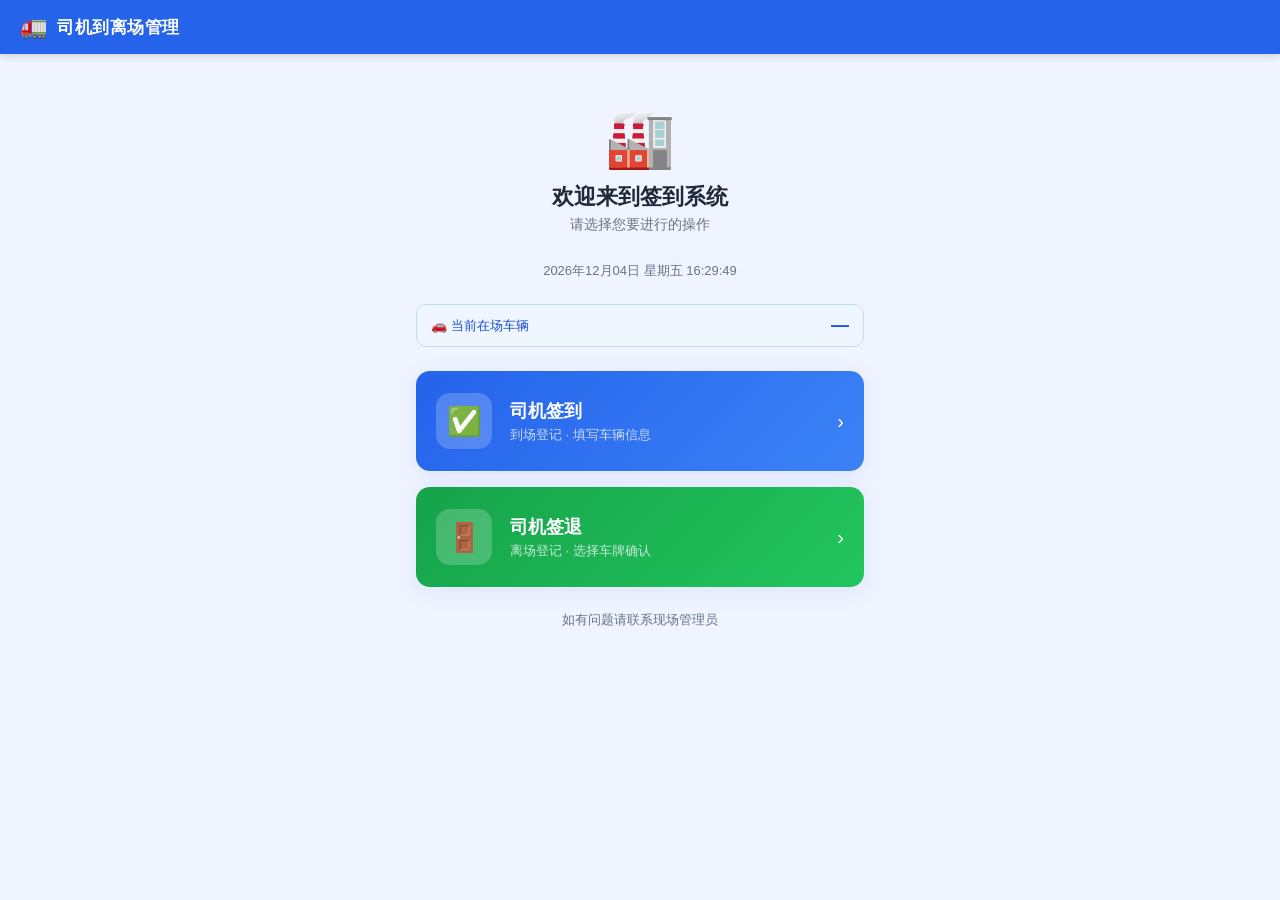
<file: index.html>
<!DOCTYPE html>
<html lang="zh-CN">
<head>
  <meta charset="UTF-8">
  <meta name="viewport" content="width=device-width,initial-scale=1.0,maximum-scale=1.0">
  <title>司机签到系统</title>
  <style>
*,*::before,*::after{box-sizing:border-box;margin:0;padding:0}
:root{
  --primary:#2563eb;--primary-d:#1d4ed8;
  --success:#16a34a;--success-d:#15803d;
  --danger:#dc2626;--warn:#d97706;
  --bg:#f0f4ff;--card:#fff;--text:#1e293b;
  --muted:#64748b;--border:#e2e8f0;
  --radius:14px;--shadow:0 4px 24px rgba(37,99,235,.10);
}
body{font-family:"PingFang SC","Microsoft YaHei",sans-serif;background:var(--bg);color:var(--text);min-height:100vh;display:flex;flex-direction:column;align-items:center}

/* topbar */
.topbar{width:100%;background:var(--primary);color:#fff;padding:14px 20px;display:flex;align-items:center;gap:10px;box-shadow:0 2px 8px rgba(0,0,0,.15)}
.topbar .logo{font-size:22px}
.topbar h1{font-size:17px;font-weight:700;letter-spacing:.5px}
.topbar .back-btn{margin-left:auto;background:rgba(255,255,255,.2);border:none;color:#fff;padding:6px 14px;border-radius:20px;cursor:pointer;font-size:13px}
.topbar .back-btn:hover{background:rgba(255,255,255,.35)}

/* container */
.container{width:100%;max-width:480px;padding:24px 16px 40px;display:flex;flex-direction:column;gap:16px}
.card{background:var(--card);border-radius:var(--radius);box-shadow:var(--shadow);padding:24px 20px}

/* form */
.form-group{display:flex;flex-direction:column;gap:6px;margin-bottom:16px}
.form-group:last-child{margin-bottom:0}
label{font-size:14px;font-weight:600}
label .req{color:var(--danger);margin-left:2px}
input,select{width:100%;padding:12px 14px;border:1.5px solid var(--border);border-radius:10px;font-size:15px;color:var(--text);background:#f8fafc;outline:none;-webkit-appearance:none;transition:border-color .2s,box-shadow .2s}
input:focus,select:focus{border-color:var(--primary);box-shadow:0 0 0 3px rgba(37,99,235,.12);background:#fff}
input.error,select.error{border-color:var(--danger)}
.err-msg{font-size:12px;color:var(--danger);display:none}
.err-msg.show{display:block}

/* buttons */
.btn{display:flex;align-items:center;justify-content:center;gap:8px;width:100%;padding:14px;border:none;border-radius:12px;font-size:16px;font-weight:700;cursor:pointer;transition:transform .1s,opacity .2s;letter-spacing:.5px}
.btn:active{transform:scale(.97)}
.btn-primary{background:var(--primary);color:#fff}
.btn-primary:hover{background:var(--primary-d)}
.btn-success{background:var(--success);color:#fff}
.btn-success:hover{background:var(--success-d)}
.btn-outline{background:transparent;border:2px solid var(--primary);color:var(--primary)}
.btn-outline:hover{background:#eff6ff}
.btn:disabled{opacity:.5;cursor:not-allowed}

/* home big buttons */
.home-btn-wrap{display:flex;flex-direction:column;gap:16px;margin-top:8px}
.home-big-btn{display:flex;align-items:center;gap:18px;padding:22px 20px;border-radius:var(--radius);cursor:pointer;border:none;width:100%;text-align:left;transition:transform .15s,box-shadow .15s;box-shadow:var(--shadow)}
.home-big-btn:active{transform:scale(.97)}
.home-big-btn .icon{width:56px;height:56px;border-radius:14px;display:flex;align-items:center;justify-content:center;font-size:28px;flex-shrink:0;background:rgba(255,255,255,.2)}
.home-big-btn .info h2{font-size:18px;font-weight:700}
.home-big-btn .info p{font-size:13px;margin-top:3px;opacity:.75}
.btn-checkin{background:linear-gradient(135deg,#2563eb,#3b82f6);color:#fff}
.btn-checkout{background:linear-gradient(135deg,#16a34a,#22c55e);color:#fff}
.btn-admin{background:linear-gradient(135deg,#7c3aed,#a78bfa);color:#fff}

/* banner */
.banner{border-radius:10px;padding:12px 16px;font-size:14px;display:flex;align-items:flex-start;gap:8px}
.banner-info{background:#eff6ff;color:#1d4ed8;border:1px solid #bfdbfe}
.banner-success{background:#f0fdf4;color:#15803d;border:1px solid #bbf7d0}
.banner-warn{background:#fffbeb;color:#92400e;border:1px solid #fde68a}

/* plate list */
.search-wrap{position:relative}
.search-wrap input{padding-left:40px}
.search-icon{position:absolute;left:12px;top:50%;transform:translateY(-50%);font-size:16px;color:var(--muted);pointer-events:none}
.plate-list{display:flex;flex-direction:column;gap:10px;margin-top:12px;max-height:340px;overflow-y:auto}
.plate-item{display:flex;align-items:center;justify-content:space-between;padding:14px 16px;border:1.5px solid var(--border);border-radius:12px;cursor:pointer;transition:border-color .2s,background .2s;background:#f8fafc}
.plate-item:hover{border-color:var(--success);background:#f0fdf4}
.plate-item.selected{border-color:var(--success);background:#f0fdf4;box-shadow:0 0 0 3px rgba(22,163,74,.12)}
.plate-item .plate-no{font-size:17px;font-weight:700;letter-spacing:1px}
.plate-item .plate-meta{font-size:12px;color:var(--muted);margin-top:2px}
.plate-item .check-icon{font-size:20px;color:var(--success);display:none}
.plate-item.selected .check-icon{display:block}

/* success */
.success-wrap{display:flex;flex-direction:column;align-items:center;gap:12px;padding:32px 0 16px;text-align:center}
.success-wrap .big-icon{font-size:64px}
.success-wrap h2{font-size:22px;font-weight:700}
.success-wrap p{font-size:14px;color:var(--muted)}
.info-table{width:100%;border-collapse:collapse;margin-top:8px}
.info-table td{padding:9px 12px;font-size:14px;border-bottom:1px solid var(--border)}
.info-table td:first-child{color:var(--muted);width:80px}
.info-table td:last-child{font-weight:600}

/* admin */
.stats-row{display:flex;gap:10px}
.stat-card{flex:1;background:var(--card);border-radius:12px;padding:14px 12px;box-shadow:var(--shadow);text-align:center}
.stat-card .num{font-size:28px;font-weight:800}
.stat-card .lbl{font-size:12px;color:var(--muted);margin-top:2px}
.stat-card.blue .num{color:var(--primary)}
.stat-card.green .num{color:var(--success)}
.stat-card.warn .num{color:var(--warn)}
.record-list{display:flex;flex-direction:column;gap:10px}
.record-card{background:var(--card);border-radius:12px;padding:14px 16px;box-shadow:0 2px 8px rgba(0,0,0,.06);border-left:4px solid var(--border)}
.record-card.in{border-left-color:var(--primary)}
.record-card.out{border-left-color:var(--success)}
.rc-head{display:flex;align-items:center;justify-content:space-between;margin-bottom:6px}
.rc-plate{font-size:16px;font-weight:700}
.rc-badge{font-size:11px;padding:2px 8px;border-radius:20px;font-weight:600}
.badge-in{background:#dbeafe;color:#1d4ed8}
.badge-out{background:#dcfce7;color:#15803d}
.rc-info{font-size:13px;color:var(--muted);display:flex;flex-wrap:wrap;gap:8px}
.rc-time{font-size:12px;color:var(--muted);margin-top:6px}
.tab-bar{display:flex;gap:8px;background:#e2e8f0;border-radius:10px;padding:4px}
.tab-btn{flex:1;padding:8px;border:none;border-radius:8px;font-size:14px;font-weight:600;cursor:pointer;background:transparent;color:var(--muted);transition:background .2s,color .2s}
.tab-btn.active{background:#fff;color:var(--primary);box-shadow:0 1px 4px rgba(0,0,0,.1)}
.filter-row{display:flex;gap:8px;flex-wrap:wrap}
.filter-row input,.filter-row select{flex:1;min-width:120px;font-size:13px;padding:9px 12px}
.action-btn{background:#f8fafc;border:1.5px solid var(--border);color:var(--text);border-radius:8px;padding:8px 14px;font-size:13px;font-weight:600;cursor:pointer;white-space:nowrap}
.action-btn:hover{background:#f1f5f9}
.empty-tip{text-align:center;padding:40px 0;color:var(--muted);font-size:14px}
.empty-icon{font-size:40px;margin-bottom:8px}

/* loading */
.loading-mask{position:fixed;inset:0;background:rgba(255,255,255,.8);display:flex;flex-direction:column;align-items:center;justify-content:center;gap:12px;z-index:999;font-size:15px;color:var(--muted)}
.spinner{width:36px;height:36px;border:3px solid var(--border);border-top-color:var(--primary);border-radius:50%;animation:spin .7s linear infinite}
@keyframes spin{to{transform:rotate(360deg)}}
.hidden{display:none!important}

/* utils */
.mt8{margin-top:8px}.mt16{margin-top:16px}
.text-center{text-align:center}.text-muted{color:var(--muted);font-size:13px}
.divider{height:1px;background:var(--border);margin:16px 0}
.section-title{font-size:14px;font-weight:700;color:var(--muted);margin-bottom:10px;display:flex;align-items:center;justify-content:space-between}

/* anim */
@keyframes fadeIn{from{opacity:0;transform:translateY(12px)}to{opacity:1;transform:translateY(0)}}
.fade-in{animation:fadeIn .3s ease}
@keyframes pop{0%{transform:scale(.5);opacity:0}70%{transform:scale(1.15)}100%{transform:scale(1);opacity:1}}
.pop{animation:pop .4s ease}

</style>
  <style>
    .welcome{text-align:center;padding:28px 0 8px}
    .welcome .main-icon{font-size:56px;display:block;margin-bottom:10px}
    .welcome h2{font-size:22px;font-weight:800}
    .welcome p{font-size:14px;color:var(--muted);margin-top:4px}
    .time-display{text-align:center;font-size:13px;color:var(--muted);padding:4px 0 8px}
    .onsite-tip{display:flex;align-items:center;justify-content:space-between;background:#eff6ff;border:1px solid #bfdbfe;border-radius:10px;padding:10px 14px;font-size:13px;color:#1d4ed8}
    .onsite-tip strong{font-size:18px}
  </style>
</head>
<body>
<div class="topbar">
  <span class="logo">🚛</span>
  <h1>司机到离场管理</h1>
</div>

<div class="container fade-in">
  <div class="welcome">
    <span class="main-icon">🏭</span>
    <h2>欢迎来到签到系统</h2>
    <p>请选择您要进行的操作</p>
  </div>

  <div class="time-display" id="timeDisplay"></div>

  <div class="onsite-tip">
    <span>🚗 当前在场车辆</span>
    <strong id="onsiteCount">—</strong>
  </div>

  <div class="home-btn-wrap">
    <button class="home-big-btn btn-checkin" onclick="location.href='checkin.html'">
      <div class="icon">✅</div>
      <div class="info"><h2>司机签到</h2><p>到场登记 · 填写车辆信息</p></div>
      <span style="font-size:20px;margin-left:auto">›</span>
    </button>
    <button class="home-big-btn btn-checkout" onclick="location.href='checkout.html'">
      <div class="icon">🚪</div>
      <div class="info"><h2>司机签退</h2><p>离场登记 · 选择车牌确认</p></div>
      <span style="font-size:20px;margin-left:auto">›</span>
    </button>
  </div>

  <p class="text-center text-muted mt8">如有问题请联系现场管理员</p>
</div>

<script>
/**
 * api.js — Supabase 数据层
 * 部署前请将 SUPABASE_URL 和 SUPABASE_ANON_KEY 替换为你的实际值
 * 获取方式：Supabase 控制台 → Project Settings → API
 */

// ── 配置区（部署前必填）────────────────────────────────────
const SUPABASE_URL      = 'https://ytizvfczjcjgqavxuoku.supabase.co';
const SUPABASE_ANON_KEY = 'eyJhbGciOiJIUzI1NiIsInR5cCI6IkpXVCJ9.eyJpc3MiOiJzdXBhYmFzZSIsInJlZiI6Inl0aXp2ZmN6amNqZ3Fhdnh1b2t1Iiwicm9sZSI6ImFub24iLCJpYXQiOjE3NzYxMDkwMDksImV4cCI6MjA5MTY4NTAwOX0.4vGHG67fvWYptrE0Xy_HQwHpJLNTbttgi4KRAAcMfPs';
const TABLE             = 'driver_records';
const ADMIN_PASSWORD    = '1234';                    // 管理员密码，可自行修改
// ──────────────────────────────────────────────────────────

/** 通用请求封装 */
async function sbFetch(path, options = {}) {
  const url = `${SUPABASE_URL}/rest/v1/${path}`;
  const res = await fetch(url, {
    ...options,
    headers: {
      'apikey':        SUPABASE_ANON_KEY,
      'Authorization': `Bearer ${SUPABASE_ANON_KEY}`,
      'Content-Type':  'application/json',
      'Prefer':        options.prefer || '',
      ...options.headers,
    },
  });
  if (!res.ok) {
    const err = await res.json().catch(() => ({}));
    throw new Error(err.message || `HTTP ${res.status}`);
  }
  const text = await res.text();
  return text ? JSON.parse(text) : null;
}

/** 格式化时间 */
function fmtTime(iso) {
  if (!iso) return '—';
  const d = new Date(iso);
  const p = n => String(n).padStart(2, '0');
  return `${d.getFullYear()}-${p(d.getMonth()+1)}-${p(d.getDate())} `
       + `${p(d.getHours())}:${p(d.getMinutes())}:${p(d.getSeconds())}`;
}

/** 计算在场时长 */
function duration(inIso, outIso) {
  const end  = outIso ? new Date(outIso) : new Date();
  const mins = Math.floor((end - new Date(inIso)) / 60000);
  if (mins < 60) return `${mins} 分钟`;
  const h = Math.floor(mins / 60), m = mins % 60;
  return m ? `${h} 小时 ${m} 分钟` : `${h} 小时`;
}

/** 公司徽标 */
const COMPANY_COLOR = { '中通':'#f97316','月祥':'#8b5cf6','自有':'#0ea5e9','货拉拉':'#ec4899' };
function companyBadge(company) {
  const c = COMPANY_COLOR[company] || '#64748b';
  return `<span class="rc-badge" style="background:${c}22;color:${c}">${company}</span>`;
}

/** ── API 方法 ─────────────────────────────────────────── */
const API = {

  /** 签到：新增记录 */
  async checkIn({ name, plate, phone, company }) {
    return sbFetch(`${TABLE}?select=*`, {
      method: 'POST',
      prefer: 'return=representation',
      body: JSON.stringify({
        name: name.trim(),
        plate: plate.trim().toUpperCase(),
        phone: phone.trim(),
        company,
      }),
    }).then(rows => rows[0]);
  },

  /** 查询当前在场（未签退）车辆 */
  async onSite() {
    return sbFetch(`${TABLE}?select=*&out_time=is.null&order=in_time.desc`);
  },

  /** 按车牌/姓名模糊搜索在场车辆 */
  async searchOnSite(keyword) {
    const kw = keyword.trim().toUpperCase();
    if (!kw) return this.onSite();
    return sbFetch(
      `${TABLE}?select=*&out_time=is.null&or=(plate.ilike.*${kw}*,name.ilike.*${kw}*)&order=in_time.desc`
    );
  },

  /** 签退：更新 out_time */
  async checkOut(id) {
    return sbFetch(`${TABLE}?id=eq.${id}&select=*`, {
      method: 'PATCH',
      prefer: 'return=representation',
      body: JSON.stringify({ out_time: new Date().toISOString() }),
    }).then(rows => rows[0]);
  },

  /** 管理后台：查询全部记录（支持筛选） */
  async all({ company = '', date = '', tab = 'all' } = {}) {
    let q = `${TABLE}?select=*&order=in_time.desc`;
    if (tab === 'onsite') q += '&out_time=is.null';
    if (tab === 'done')   q += '&out_time=not.is.null';
    if (company) q += `&company=eq.${encodeURIComponent(company)}`;
    if (date)    q += `&in_time=gte.${date}T00:00:00&in_time=lte.${date}T23:59:59`;
    return sbFetch(q);
  },

  /** 统计数据 */
  async stats() {
    const today = new Date().toISOString().slice(0, 10);
    const [all, onsite, todayList] = await Promise.all([
      sbFetch(`${TABLE}?select=id`),
      sbFetch(`${TABLE}?select=id&out_time=is.null`),
      sbFetch(`${TABLE}?select=id&in_time=gte.${today}T00:00:00`),
    ]);
    return {
      total:  all.length,
      onsite: onsite.length,
      today:  todayList.length,
    };
  },
};

</script>
<script>
  // 实时时钟
  function tick() {
    const d = new Date(), p = n => String(n).padStart(2,'0');
    const days = ['日','一','二','三','四','五','六'];
    document.getElementById('timeDisplay').textContent =
      `${d.getFullYear()}年${p(d.getMonth()+1)}月${p(d.getDate())}日 星期${days[d.getDay()]}  ${p(d.getHours())}:${p(d.getMinutes())}:${p(d.getSeconds())}`;
  }
  tick(); setInterval(tick, 1000);

  // 在场数量
  API.onSite().then(list => {
    document.getElementById('onsiteCount').textContent = list.length;
  }).catch(() => {
    document.getElementById('onsiteCount').textContent = '—';
  });

</script>
</body>
</html>
</file>
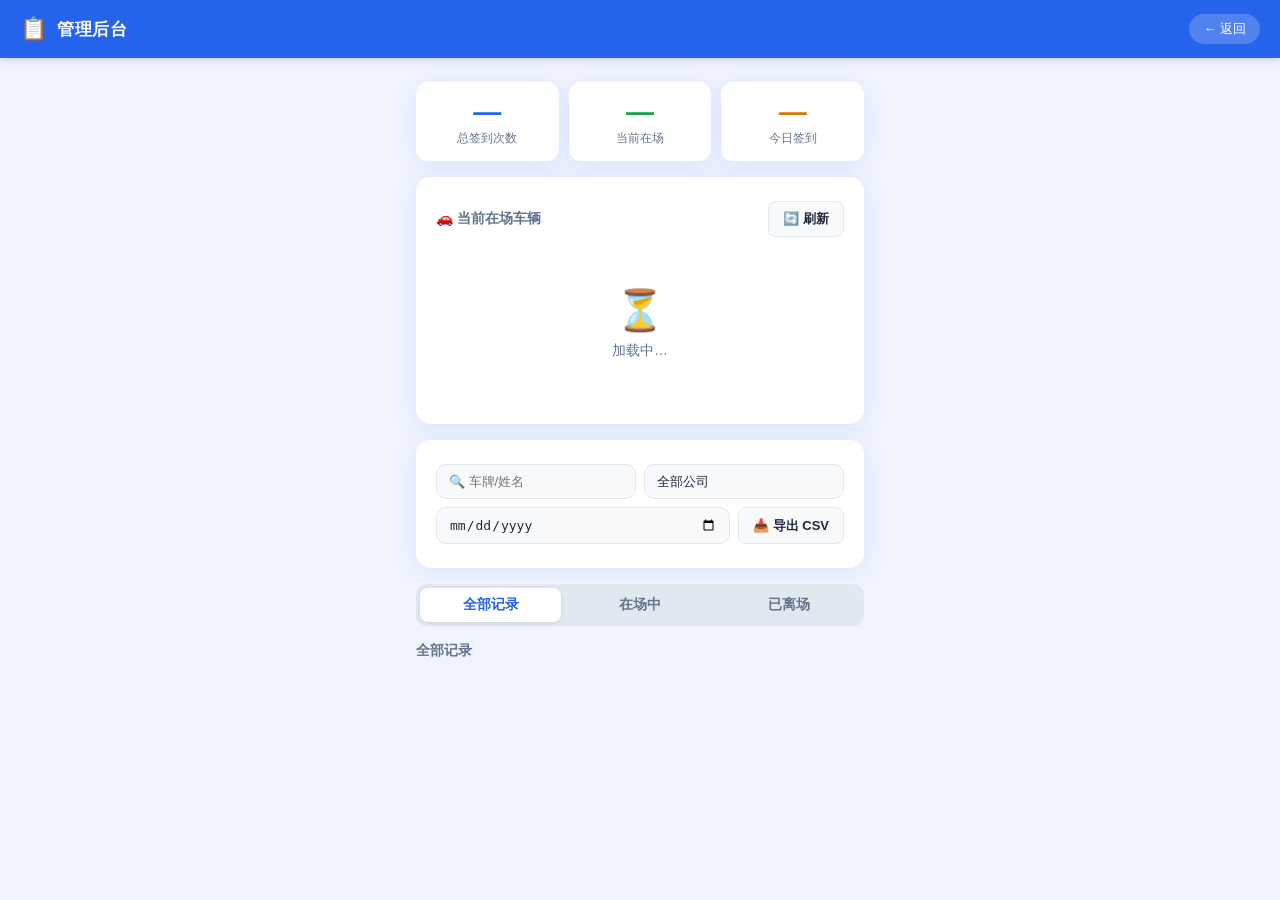
<file: admin.html>
<!DOCTYPE html>
<html lang="zh-CN">
<head>
  <meta charset="UTF-8">
  <meta name="viewport" content="width=device-width,initial-scale=1.0,maximum-scale=1.0">
  <title>管理后台</title>
  <style>
*,*::before,*::after{box-sizing:border-box;margin:0;padding:0}
:root{
  --primary:#2563eb;--primary-d:#1d4ed8;
  --success:#16a34a;--success-d:#15803d;
  --danger:#dc2626;--warn:#d97706;
  --bg:#f0f4ff;--card:#fff;--text:#1e293b;
  --muted:#64748b;--border:#e2e8f0;
  --radius:14px;--shadow:0 4px 24px rgba(37,99,235,.10);
}
body{font-family:"PingFang SC","Microsoft YaHei",sans-serif;background:var(--bg);color:var(--text);min-height:100vh;display:flex;flex-direction:column;align-items:center}

/* topbar */
.topbar{width:100%;background:var(--primary);color:#fff;padding:14px 20px;display:flex;align-items:center;gap:10px;box-shadow:0 2px 8px rgba(0,0,0,.15)}
.topbar .logo{font-size:22px}
.topbar h1{font-size:17px;font-weight:700;letter-spacing:.5px}
.topbar .back-btn{margin-left:auto;background:rgba(255,255,255,.2);border:none;color:#fff;padding:6px 14px;border-radius:20px;cursor:pointer;font-size:13px}
.topbar .back-btn:hover{background:rgba(255,255,255,.35)}

/* container */
.container{width:100%;max-width:480px;padding:24px 16px 40px;display:flex;flex-direction:column;gap:16px}
.card{background:var(--card);border-radius:var(--radius);box-shadow:var(--shadow);padding:24px 20px}

/* form */
.form-group{display:flex;flex-direction:column;gap:6px;margin-bottom:16px}
.form-group:last-child{margin-bottom:0}
label{font-size:14px;font-weight:600}
label .req{color:var(--danger);margin-left:2px}
input,select{width:100%;padding:12px 14px;border:1.5px solid var(--border);border-radius:10px;font-size:15px;color:var(--text);background:#f8fafc;outline:none;-webkit-appearance:none;transition:border-color .2s,box-shadow .2s}
input:focus,select:focus{border-color:var(--primary);box-shadow:0 0 0 3px rgba(37,99,235,.12);background:#fff}
input.error,select.error{border-color:var(--danger)}
.err-msg{font-size:12px;color:var(--danger);display:none}
.err-msg.show{display:block}

/* buttons */
.btn{display:flex;align-items:center;justify-content:center;gap:8px;width:100%;padding:14px;border:none;border-radius:12px;font-size:16px;font-weight:700;cursor:pointer;transition:transform .1s,opacity .2s;letter-spacing:.5px}
.btn:active{transform:scale(.97)}
.btn-primary{background:var(--primary);color:#fff}
.btn-primary:hover{background:var(--primary-d)}
.btn-success{background:var(--success);color:#fff}
.btn-success:hover{background:var(--success-d)}
.btn-outline{background:transparent;border:2px solid var(--primary);color:var(--primary)}
.btn-outline:hover{background:#eff6ff}
.btn:disabled{opacity:.5;cursor:not-allowed}

/* home big buttons */
.home-btn-wrap{display:flex;flex-direction:column;gap:16px;margin-top:8px}
.home-big-btn{display:flex;align-items:center;gap:18px;padding:22px 20px;border-radius:var(--radius);cursor:pointer;border:none;width:100%;text-align:left;transition:transform .15s,box-shadow .15s;box-shadow:var(--shadow)}
.home-big-btn:active{transform:scale(.97)}
.home-big-btn .icon{width:56px;height:56px;border-radius:14px;display:flex;align-items:center;justify-content:center;font-size:28px;flex-shrink:0;background:rgba(255,255,255,.2)}
.home-big-btn .info h2{font-size:18px;font-weight:700}
.home-big-btn .info p{font-size:13px;margin-top:3px;opacity:.75}
.btn-checkin{background:linear-gradient(135deg,#2563eb,#3b82f6);color:#fff}
.btn-checkout{background:linear-gradient(135deg,#16a34a,#22c55e);color:#fff}
.btn-admin{background:linear-gradient(135deg,#7c3aed,#a78bfa);color:#fff}

/* banner */
.banner{border-radius:10px;padding:12px 16px;font-size:14px;display:flex;align-items:flex-start;gap:8px}
.banner-info{background:#eff6ff;color:#1d4ed8;border:1px solid #bfdbfe}
.banner-success{background:#f0fdf4;color:#15803d;border:1px solid #bbf7d0}
.banner-warn{background:#fffbeb;color:#92400e;border:1px solid #fde68a}

/* plate list */
.search-wrap{position:relative}
.search-wrap input{padding-left:40px}
.search-icon{position:absolute;left:12px;top:50%;transform:translateY(-50%);font-size:16px;color:var(--muted);pointer-events:none}
.plate-list{display:flex;flex-direction:column;gap:10px;margin-top:12px;max-height:340px;overflow-y:auto}
.plate-item{display:flex;align-items:center;justify-content:space-between;padding:14px 16px;border:1.5px solid var(--border);border-radius:12px;cursor:pointer;transition:border-color .2s,background .2s;background:#f8fafc}
.plate-item:hover{border-color:var(--success);background:#f0fdf4}
.plate-item.selected{border-color:var(--success);background:#f0fdf4;box-shadow:0 0 0 3px rgba(22,163,74,.12)}
.plate-item .plate-no{font-size:17px;font-weight:700;letter-spacing:1px}
.plate-item .plate-meta{font-size:12px;color:var(--muted);margin-top:2px}
.plate-item .check-icon{font-size:20px;color:var(--success);display:none}
.plate-item.selected .check-icon{display:block}

/* success */
.success-wrap{display:flex;flex-direction:column;align-items:center;gap:12px;padding:32px 0 16px;text-align:center}
.success-wrap .big-icon{font-size:64px}
.success-wrap h2{font-size:22px;font-weight:700}
.success-wrap p{font-size:14px;color:var(--muted)}
.info-table{width:100%;border-collapse:collapse;margin-top:8px}
.info-table td{padding:9px 12px;font-size:14px;border-bottom:1px solid var(--border)}
.info-table td:first-child{color:var(--muted);width:80px}
.info-table td:last-child{font-weight:600}

/* admin */
.stats-row{display:flex;gap:10px}
.stat-card{flex:1;background:var(--card);border-radius:12px;padding:14px 12px;box-shadow:var(--shadow);text-align:center}
.stat-card .num{font-size:28px;font-weight:800}
.stat-card .lbl{font-size:12px;color:var(--muted);margin-top:2px}
.stat-card.blue .num{color:var(--primary)}
.stat-card.green .num{color:var(--success)}
.stat-card.warn .num{color:var(--warn)}
.record-list{display:flex;flex-direction:column;gap:10px}
.record-card{background:var(--card);border-radius:12px;padding:14px 16px;box-shadow:0 2px 8px rgba(0,0,0,.06);border-left:4px solid var(--border)}
.record-card.in{border-left-color:var(--primary)}
.record-card.out{border-left-color:var(--success)}
.rc-head{display:flex;align-items:center;justify-content:space-between;margin-bottom:6px}
.rc-plate{font-size:16px;font-weight:700}
.rc-badge{font-size:11px;padding:2px 8px;border-radius:20px;font-weight:600}
.badge-in{background:#dbeafe;color:#1d4ed8}
.badge-out{background:#dcfce7;color:#15803d}
.rc-info{font-size:13px;color:var(--muted);display:flex;flex-wrap:wrap;gap:8px}
.rc-time{font-size:12px;color:var(--muted);margin-top:6px}
.tab-bar{display:flex;gap:8px;background:#e2e8f0;border-radius:10px;padding:4px}
.tab-btn{flex:1;padding:8px;border:none;border-radius:8px;font-size:14px;font-weight:600;cursor:pointer;background:transparent;color:var(--muted);transition:background .2s,color .2s}
.tab-btn.active{background:#fff;color:var(--primary);box-shadow:0 1px 4px rgba(0,0,0,.1)}
.filter-row{display:flex;gap:8px;flex-wrap:wrap}
.filter-row input,.filter-row select{flex:1;min-width:120px;font-size:13px;padding:9px 12px}
.action-btn{background:#f8fafc;border:1.5px solid var(--border);color:var(--text);border-radius:8px;padding:8px 14px;font-size:13px;font-weight:600;cursor:pointer;white-space:nowrap}
.action-btn:hover{background:#f1f5f9}
.empty-tip{text-align:center;padding:40px 0;color:var(--muted);font-size:14px}
.empty-icon{font-size:40px;margin-bottom:8px}

/* loading */
.loading-mask{position:fixed;inset:0;background:rgba(255,255,255,.8);display:flex;flex-direction:column;align-items:center;justify-content:center;gap:12px;z-index:999;font-size:15px;color:var(--muted)}
.spinner{width:36px;height:36px;border:3px solid var(--border);border-top-color:var(--primary);border-radius:50%;animation:spin .7s linear infinite}
@keyframes spin{to{transform:rotate(360deg)}}
.hidden{display:none!important}

/* utils */
.mt8{margin-top:8px}.mt16{margin-top:16px}
.text-center{text-align:center}.text-muted{color:var(--muted);font-size:13px}
.divider{height:1px;background:var(--border);margin:16px 0}
.section-title{font-size:14px;font-weight:700;color:var(--muted);margin-bottom:10px;display:flex;align-items:center;justify-content:space-between}

/* anim */
@keyframes fadeIn{from{opacity:0;transform:translateY(12px)}to{opacity:1;transform:translateY(0)}}
.fade-in{animation:fadeIn .3s ease}
@keyframes pop{0%{transform:scale(.5);opacity:0}70%{transform:scale(1.15)}100%{transform:scale(1);opacity:1}}
.pop{animation:pop .4s ease}

</style>
  <style>
    .onsite-grid{display:grid;grid-template-columns:1fr 1fr;gap:10px}
    .onsite-card{background:var(--card);border-radius:12px;padding:14px;box-shadow:var(--shadow);border-top:3px solid var(--primary)}
    .onsite-card .oc-plate{font-size:18px;font-weight:800;letter-spacing:1px}
    .onsite-card .oc-name{font-size:13px;color:var(--muted);margin-top:2px}
    .onsite-card .oc-time{font-size:11px;color:var(--muted);margin-top:6px}
    .onsite-card .oc-dur{font-size:12px;font-weight:600;color:var(--primary);margin-top:4px}
  </style>
</head>
<body>
<div class="topbar">
  <span class="logo">📋</span>
  <h1>管理后台</h1>
  <button class="back-btn" onclick="location.href='index.html'">← 返回</button>
</div>

<div class="loading-mask hidden" id="loadingMask">
  <div class="spinner"></div><span>加载中…</span>
</div>

<div class="container fade-in">

  <!-- 统计 -->
  <div class="stats-row" id="statsRow">
    <div class="stat-card blue"><div class="num" id="statTotal">—</div><div class="lbl">总签到次数</div></div>
    <div class="stat-card green"><div class="num" id="statOnsite">—</div><div class="lbl">当前在场</div></div>
    <div class="stat-card warn"><div class="num" id="statToday">—</div><div class="lbl">今日签到</div></div>
  </div>

  <!-- 当前在场车辆 -->
  <div class="card">
    <div class="section-title">
      <span>🚗 当前在场车辆</span>
      <button class="action-btn" onclick="loadAll()">🔄 刷新</button>
    </div>
    <div class="onsite-grid" id="onsiteGrid">
      <div class="empty-tip" style="grid-column:1/-1"><div class="empty-icon">⏳</div><div>加载中…</div></div>
    </div>
  </div>

  <!-- 筛选 -->
  <div class="card">
    <div class="filter-row">
      <input type="text" id="filterKeyword" placeholder="🔍 车牌/姓名"
             oninput="this.value=this.value.toUpperCase();renderRecords()">
      <select id="filterCompany" onchange="renderRecords()">
        <option value="">全部公司</option>
        <option value="中通">中通</option>
        <option value="月祥">月祥</option>
        <option value="自有">自有</option>
        <option value="货拉拉">货拉拉</option>
      </select>
    </div>
    <div class="filter-row mt8">
      <input type="date" id="filterDate" onchange="renderRecords()">
      <button class="action-btn" onclick="exportCSV()">📥 导出 CSV</button>
    </div>
  </div>

  <!-- Tab -->
  <div class="tab-bar">
    <button class="tab-btn active" id="tabAll"    onclick="switchTab('all')">全部记录</button>
    <button class="tab-btn"        id="tabOnsite" onclick="switchTab('onsite')">在场中</button>
    <button class="tab-btn"        id="tabDone"   onclick="switchTab('done')">已离场</button>
  </div>

  <div class="section-title">
    <span id="listTitle">全部记录</span>
    <span id="listCount" style="font-size:13px;font-weight:400"></span>
  </div>
  <div class="record-list" id="recordList"></div>
</div>

<script>
/**
 * api.js — Supabase 数据层
 * 部署前请将 SUPABASE_URL 和 SUPABASE_ANON_KEY 替换为你的实际值
 * 获取方式：Supabase 控制台 → Project Settings → API
 */

// ── 配置区（部署前必填）────────────────────────────────────
const SUPABASE_URL      = 'https://ytizvfczjcjgqavxuoku.supabase.co';
const SUPABASE_ANON_KEY = 'eyJhbGciOiJIUzI1NiIsInR5cCI6IkpXVCJ9.eyJpc3MiOiJzdXBhYmFzZSIsInJlZiI6Inl0aXp2ZmN6amNqZ3Fhdnh1b2t1Iiwicm9sZSI6ImFub24iLCJpYXQiOjE3NzYxMDkwMDksImV4cCI6MjA5MTY4NTAwOX0.4vGHG67fvWYptrE0Xy_HQwHpJLNTbttgi4KRAAcMfPs';
const TABLE             = 'driver_records';
const ADMIN_PASSWORD    = '1234';                    // 管理员密码，可自行修改
// ──────────────────────────────────────────────────────────

/** 通用请求封装 */
async function sbFetch(path, options = {}) {
  const url = `${SUPABASE_URL}/rest/v1/${path}`;
  const res = await fetch(url, {
    ...options,
    headers: {
      'apikey':        SUPABASE_ANON_KEY,
      'Authorization': `Bearer ${SUPABASE_ANON_KEY}`,
      'Content-Type':  'application/json',
      'Prefer':        options.prefer || '',
      ...options.headers,
    },
  });
  if (!res.ok) {
    const err = await res.json().catch(() => ({}));
    throw new Error(err.message || `HTTP ${res.status}`);
  }
  const text = await res.text();
  return text ? JSON.parse(text) : null;
}

/** 格式化时间 */
function fmtTime(iso) {
  if (!iso) return '—';
  const d = new Date(iso);
  const p = n => String(n).padStart(2, '0');
  return `${d.getFullYear()}-${p(d.getMonth()+1)}-${p(d.getDate())} `
       + `${p(d.getHours())}:${p(d.getMinutes())}:${p(d.getSeconds())}`;
}

/** 计算在场时长 */
function duration(inIso, outIso) {
  const end  = outIso ? new Date(outIso) : new Date();
  const mins = Math.floor((end - new Date(inIso)) / 60000);
  if (mins < 60) return `${mins} 分钟`;
  const h = Math.floor(mins / 60), m = mins % 60;
  return m ? `${h} 小时 ${m} 分钟` : `${h} 小时`;
}

/** 公司徽标 */
const COMPANY_COLOR = { '中通':'#f97316','月祥':'#8b5cf6','自有':'#0ea5e9','货拉拉':'#ec4899' };
function companyBadge(company) {
  const c = COMPANY_COLOR[company] || '#64748b';
  return `<span class="rc-badge" style="background:${c}22;color:${c}">${company}</span>`;
}

/** ── API 方法 ─────────────────────────────────────────── */
const API = {

  /** 签到：新增记录 */
  async checkIn({ name, plate, phone, company }) {
    return sbFetch(`${TABLE}?select=*`, {
      method: 'POST',
      prefer: 'return=representation',
      body: JSON.stringify({
        name: name.trim(),
        plate: plate.trim().toUpperCase(),
        phone: phone.trim(),
        company,
      }),
    }).then(rows => rows[0]);
  },

  /** 查询当前在场（未签退）车辆 */
  async onSite() {
    return sbFetch(`${TABLE}?select=*&out_time=is.null&order=in_time.desc`);
  },

  /** 按车牌/姓名模糊搜索在场车辆 */
  async searchOnSite(keyword) {
    const kw = keyword.trim().toUpperCase();
    if (!kw) return this.onSite();
    return sbFetch(
      `${TABLE}?select=*&out_time=is.null&or=(plate.ilike.*${kw}*,name.ilike.*${kw}*)&order=in_time.desc`
    );
  },

  /** 签退：更新 out_time */
  async checkOut(id) {
    return sbFetch(`${TABLE}?id=eq.${id}&select=*`, {
      method: 'PATCH',
      prefer: 'return=representation',
      body: JSON.stringify({ out_time: new Date().toISOString() }),
    }).then(rows => rows[0]);
  },

  /** 管理后台：查询全部记录（支持筛选） */
  async all({ company = '', date = '', tab = 'all' } = {}) {
    let q = `${TABLE}?select=*&order=in_time.desc`;
    if (tab === 'onsite') q += '&out_time=is.null';
    if (tab === 'done')   q += '&out_time=not.is.null';
    if (company) q += `&company=eq.${encodeURIComponent(company)}`;
    if (date)    q += `&in_time=gte.${date}T00:00:00&in_time=lte.${date}T23:59:59`;
    return sbFetch(q);
  },

  /** 统计数据 */
  async stats() {
    const today = new Date().toISOString().slice(0, 10);
    const [all, onsite, todayList] = await Promise.all([
      sbFetch(`${TABLE}?select=id`),
      sbFetch(`${TABLE}?select=id&out_time=is.null`),
      sbFetch(`${TABLE}?select=id&in_time=gte.${today}T00:00:00`),
    ]);
    return {
      total:  all.length,
      onsite: onsite.length,
      today:  todayList.length,
    };
  },
};

</script>
<script>
  let currentTab = 'all';
  let allRecords = [];

  async function loadAll() {
    document.getElementById('loadingMask').classList.remove('hidden');
    try {
      const [records, stats, onsite] = await Promise.all([
        API.all(),
        API.stats(),
        API.onSite(),
      ]);
      allRecords = records;
      // 统计
      document.getElementById('statTotal').textContent  = stats.total;
      document.getElementById('statOnsite').textContent = stats.onsite;
      document.getElementById('statToday').textContent  = stats.today;
      // 在场网格
      renderOnsiteGrid(onsite);
      // 记录列表
      renderRecords();
    } catch(e) {
      alert('加载失败：' + e.message);
    } finally {
      document.getElementById('loadingMask').classList.add('hidden');
    }
  }

  function renderOnsiteGrid(list) {
    const grid = document.getElementById('onsiteGrid');
    if (!list.length) {
      grid.innerHTML = `<div class="empty-tip" style="grid-column:1/-1"><div class="empty-icon">🚗</div><div>暂无在场车辆</div></div>`;
      return;
    }
    grid.innerHTML = list.map(r => `
      <div class="onsite-card">
        <div class="oc-plate">${r.plate}</div>
        <div class="oc-name">${r.name} · ${r.company}</div>
        <div class="oc-time">签到：${fmtTime(r.in_time)}</div>
        <div class="oc-dur">已在场 ${duration(r.in_time, null)}</div>
      </div>`).join('');
  }

  function getFiltered() {
    let list = [...allRecords];
    if (currentTab === 'onsite') list = list.filter(r => !r.out_time);
    if (currentTab === 'done')   list = list.filter(r =>  r.out_time);
    const kw = document.getElementById('filterKeyword').value.trim().toUpperCase();
    if (kw) list = list.filter(r => r.plate.includes(kw) || r.name.toUpperCase().includes(kw));
    const co = document.getElementById('filterCompany').value;
    if (co) list = list.filter(r => r.company === co);
    const dt = document.getElementById('filterDate').value;
    if (dt) list = list.filter(r => r.in_time.startsWith(dt));
    return list;
  }

  function renderRecords() {
    const list = getFiltered();
    document.getElementById('listCount').textContent = `共 ${list.length} 条`;
    const container = document.getElementById('recordList');
    if (!list.length) {
      container.innerHTML = `<div class="empty-tip"><div class="empty-icon">📭</div><div>暂无符合条件的记录</div></div>`;
      return;
    }
    container.innerHTML = list.map(r => {
      const isIn = !r.out_time;
      return `
        <div class="record-card ${isIn ? 'in' : 'out'} fade-in">
          <div class="rc-head">
            <span class="rc-plate">${r.plate}</span>
            <div style="display:flex;gap:6px;align-items:center">
              ${companyBadge(r.company)}
              <span class="rc-badge ${isIn ? 'badge-in' : 'badge-out'}">${isIn ? '在场中' : '已离场'}</span>
            </div>
          </div>
          <div class="rc-info">
            <span>👤 ${r.name}</span>
            <span>📱 ${r.phone}</span>
            ${!isIn ? `<span>⏱ ${duration(r.in_time, r.out_time)}</span>` : ''}
          </div>
          <div class="rc-time">
            签到：${fmtTime(r.in_time)}
            ${r.out_time ? `　签退：${fmtTime(r.out_time)}` : ''}
          </div>
        </div>`;
    }).join('');
  }

  function switchTab(tab) {
    currentTab = tab;
    ['all','onsite','done'].forEach(t => {
      const id = 'tab' + t.charAt(0).toUpperCase() + t.slice(1);
      document.getElementById(id).classList.toggle('active', t === tab);
    });
    renderRecords();
  }

  function exportCSV() {
    const list = getFiltered();
    if (!list.length) { alert('没有可导出的数据'); return; }
    const header = ['姓名','车牌号','手机号','所属公司','签到时间','签退时间','在场时长'];
    const rows = list.map(r => [
      r.name, r.plate, r.phone, r.company,
      fmtTime(r.in_time), fmtTime(r.out_time),
      r.out_time ? duration(r.in_time, r.out_time) : '在场中'
    ]);
    const csv = '\uFEFF' + [header,...rows]
      .map(row => row.map(v => `"${String(v).replace(/"/g,'""')}"`).join(','))
      .join('\r\n');
    const a = Object.assign(document.createElement('a'), {
      href: URL.createObjectURL(new Blob([csv], {type:'text/csv;charset=utf-8;'})),
      download: `司机签到记录_${new Date().toISOString().slice(0,10)}.csv`,
    });
    a.click();
  }

  loadAll();
</script>
</body>
</html>
</file>
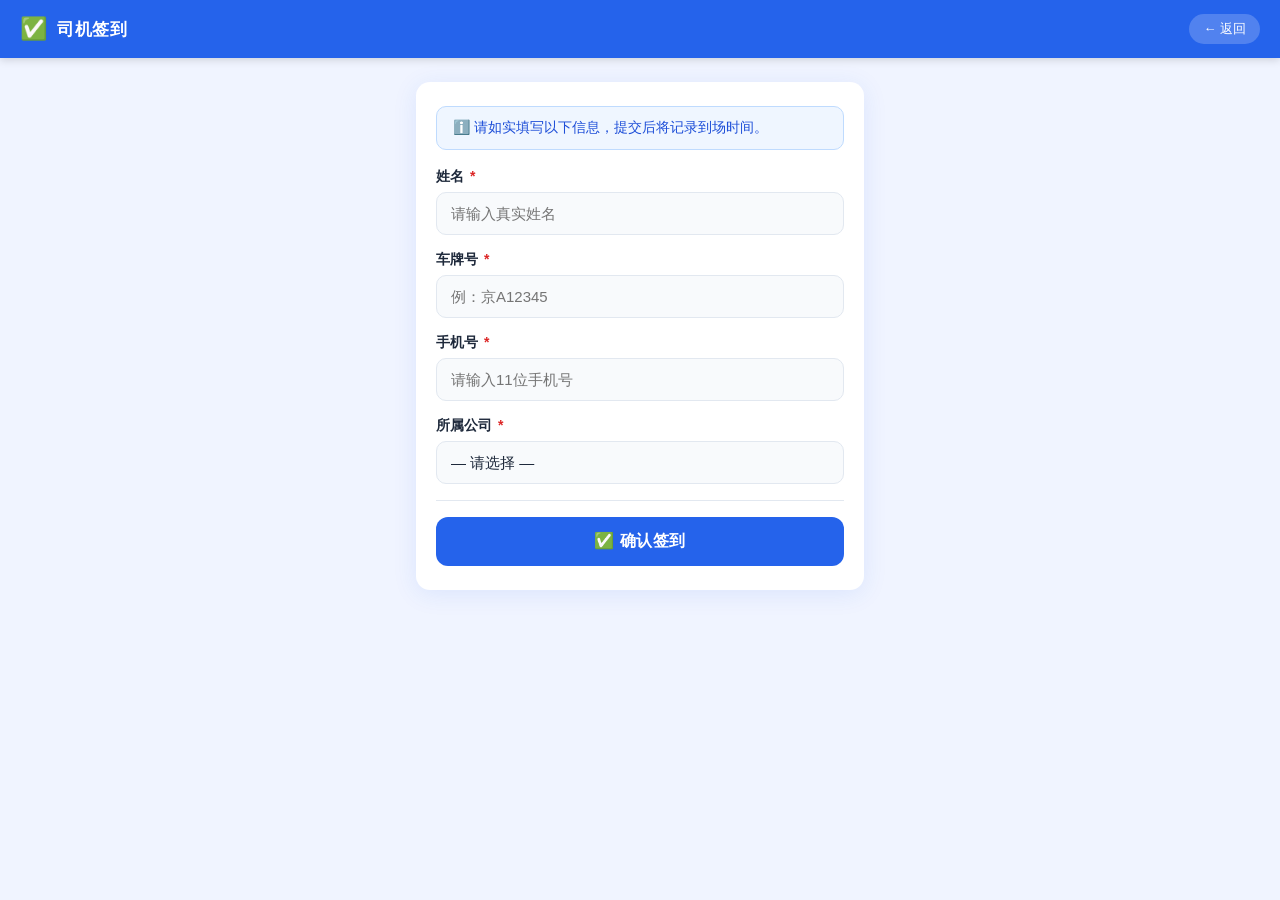
<file: checkin.html>
<!DOCTYPE html>
<html lang="zh-CN">
<head>
  <meta charset="UTF-8">
  <meta name="viewport" content="width=device-width,initial-scale=1.0,maximum-scale=1.0">
  <title>司机签到</title>
  <style>
*,*::before,*::after{box-sizing:border-box;margin:0;padding:0}
:root{
  --primary:#2563eb;--primary-d:#1d4ed8;
  --success:#16a34a;--success-d:#15803d;
  --danger:#dc2626;--warn:#d97706;
  --bg:#f0f4ff;--card:#fff;--text:#1e293b;
  --muted:#64748b;--border:#e2e8f0;
  --radius:14px;--shadow:0 4px 24px rgba(37,99,235,.10);
}
body{font-family:"PingFang SC","Microsoft YaHei",sans-serif;background:var(--bg);color:var(--text);min-height:100vh;display:flex;flex-direction:column;align-items:center}

/* topbar */
.topbar{width:100%;background:var(--primary);color:#fff;padding:14px 20px;display:flex;align-items:center;gap:10px;box-shadow:0 2px 8px rgba(0,0,0,.15)}
.topbar .logo{font-size:22px}
.topbar h1{font-size:17px;font-weight:700;letter-spacing:.5px}
.topbar .back-btn{margin-left:auto;background:rgba(255,255,255,.2);border:none;color:#fff;padding:6px 14px;border-radius:20px;cursor:pointer;font-size:13px}
.topbar .back-btn:hover{background:rgba(255,255,255,.35)}

/* container */
.container{width:100%;max-width:480px;padding:24px 16px 40px;display:flex;flex-direction:column;gap:16px}
.card{background:var(--card);border-radius:var(--radius);box-shadow:var(--shadow);padding:24px 20px}

/* form */
.form-group{display:flex;flex-direction:column;gap:6px;margin-bottom:16px}
.form-group:last-child{margin-bottom:0}
label{font-size:14px;font-weight:600}
label .req{color:var(--danger);margin-left:2px}
input,select{width:100%;padding:12px 14px;border:1.5px solid var(--border);border-radius:10px;font-size:15px;color:var(--text);background:#f8fafc;outline:none;-webkit-appearance:none;transition:border-color .2s,box-shadow .2s}
input:focus,select:focus{border-color:var(--primary);box-shadow:0 0 0 3px rgba(37,99,235,.12);background:#fff}
input.error,select.error{border-color:var(--danger)}
.err-msg{font-size:12px;color:var(--danger);display:none}
.err-msg.show{display:block}

/* buttons */
.btn{display:flex;align-items:center;justify-content:center;gap:8px;width:100%;padding:14px;border:none;border-radius:12px;font-size:16px;font-weight:700;cursor:pointer;transition:transform .1s,opacity .2s;letter-spacing:.5px}
.btn:active{transform:scale(.97)}
.btn-primary{background:var(--primary);color:#fff}
.btn-primary:hover{background:var(--primary-d)}
.btn-success{background:var(--success);color:#fff}
.btn-success:hover{background:var(--success-d)}
.btn-outline{background:transparent;border:2px solid var(--primary);color:var(--primary)}
.btn-outline:hover{background:#eff6ff}
.btn:disabled{opacity:.5;cursor:not-allowed}

/* home big buttons */
.home-btn-wrap{display:flex;flex-direction:column;gap:16px;margin-top:8px}
.home-big-btn{display:flex;align-items:center;gap:18px;padding:22px 20px;border-radius:var(--radius);cursor:pointer;border:none;width:100%;text-align:left;transition:transform .15s,box-shadow .15s;box-shadow:var(--shadow)}
.home-big-btn:active{transform:scale(.97)}
.home-big-btn .icon{width:56px;height:56px;border-radius:14px;display:flex;align-items:center;justify-content:center;font-size:28px;flex-shrink:0;background:rgba(255,255,255,.2)}
.home-big-btn .info h2{font-size:18px;font-weight:700}
.home-big-btn .info p{font-size:13px;margin-top:3px;opacity:.75}
.btn-checkin{background:linear-gradient(135deg,#2563eb,#3b82f6);color:#fff}
.btn-checkout{background:linear-gradient(135deg,#16a34a,#22c55e);color:#fff}
.btn-admin{background:linear-gradient(135deg,#7c3aed,#a78bfa);color:#fff}

/* banner */
.banner{border-radius:10px;padding:12px 16px;font-size:14px;display:flex;align-items:flex-start;gap:8px}
.banner-info{background:#eff6ff;color:#1d4ed8;border:1px solid #bfdbfe}
.banner-success{background:#f0fdf4;color:#15803d;border:1px solid #bbf7d0}
.banner-warn{background:#fffbeb;color:#92400e;border:1px solid #fde68a}

/* plate list */
.search-wrap{position:relative}
.search-wrap input{padding-left:40px}
.search-icon{position:absolute;left:12px;top:50%;transform:translateY(-50%);font-size:16px;color:var(--muted);pointer-events:none}
.plate-list{display:flex;flex-direction:column;gap:10px;margin-top:12px;max-height:340px;overflow-y:auto}
.plate-item{display:flex;align-items:center;justify-content:space-between;padding:14px 16px;border:1.5px solid var(--border);border-radius:12px;cursor:pointer;transition:border-color .2s,background .2s;background:#f8fafc}
.plate-item:hover{border-color:var(--success);background:#f0fdf4}
.plate-item.selected{border-color:var(--success);background:#f0fdf4;box-shadow:0 0 0 3px rgba(22,163,74,.12)}
.plate-item .plate-no{font-size:17px;font-weight:700;letter-spacing:1px}
.plate-item .plate-meta{font-size:12px;color:var(--muted);margin-top:2px}
.plate-item .check-icon{font-size:20px;color:var(--success);display:none}
.plate-item.selected .check-icon{display:block}

/* success */
.success-wrap{display:flex;flex-direction:column;align-items:center;gap:12px;padding:32px 0 16px;text-align:center}
.success-wrap .big-icon{font-size:64px}
.success-wrap h2{font-size:22px;font-weight:700}
.success-wrap p{font-size:14px;color:var(--muted)}
.info-table{width:100%;border-collapse:collapse;margin-top:8px}
.info-table td{padding:9px 12px;font-size:14px;border-bottom:1px solid var(--border)}
.info-table td:first-child{color:var(--muted);width:80px}
.info-table td:last-child{font-weight:600}

/* admin */
.stats-row{display:flex;gap:10px}
.stat-card{flex:1;background:var(--card);border-radius:12px;padding:14px 12px;box-shadow:var(--shadow);text-align:center}
.stat-card .num{font-size:28px;font-weight:800}
.stat-card .lbl{font-size:12px;color:var(--muted);margin-top:2px}
.stat-card.blue .num{color:var(--primary)}
.stat-card.green .num{color:var(--success)}
.stat-card.warn .num{color:var(--warn)}
.record-list{display:flex;flex-direction:column;gap:10px}
.record-card{background:var(--card);border-radius:12px;padding:14px 16px;box-shadow:0 2px 8px rgba(0,0,0,.06);border-left:4px solid var(--border)}
.record-card.in{border-left-color:var(--primary)}
.record-card.out{border-left-color:var(--success)}
.rc-head{display:flex;align-items:center;justify-content:space-between;margin-bottom:6px}
.rc-plate{font-size:16px;font-weight:700}
.rc-badge{font-size:11px;padding:2px 8px;border-radius:20px;font-weight:600}
.badge-in{background:#dbeafe;color:#1d4ed8}
.badge-out{background:#dcfce7;color:#15803d}
.rc-info{font-size:13px;color:var(--muted);display:flex;flex-wrap:wrap;gap:8px}
.rc-time{font-size:12px;color:var(--muted);margin-top:6px}
.tab-bar{display:flex;gap:8px;background:#e2e8f0;border-radius:10px;padding:4px}
.tab-btn{flex:1;padding:8px;border:none;border-radius:8px;font-size:14px;font-weight:600;cursor:pointer;background:transparent;color:var(--muted);transition:background .2s,color .2s}
.tab-btn.active{background:#fff;color:var(--primary);box-shadow:0 1px 4px rgba(0,0,0,.1)}
.filter-row{display:flex;gap:8px;flex-wrap:wrap}
.filter-row input,.filter-row select{flex:1;min-width:120px;font-size:13px;padding:9px 12px}
.action-btn{background:#f8fafc;border:1.5px solid var(--border);color:var(--text);border-radius:8px;padding:8px 14px;font-size:13px;font-weight:600;cursor:pointer;white-space:nowrap}
.action-btn:hover{background:#f1f5f9}
.empty-tip{text-align:center;padding:40px 0;color:var(--muted);font-size:14px}
.empty-icon{font-size:40px;margin-bottom:8px}

/* loading */
.loading-mask{position:fixed;inset:0;background:rgba(255,255,255,.8);display:flex;flex-direction:column;align-items:center;justify-content:center;gap:12px;z-index:999;font-size:15px;color:var(--muted)}
.spinner{width:36px;height:36px;border:3px solid var(--border);border-top-color:var(--primary);border-radius:50%;animation:spin .7s linear infinite}
@keyframes spin{to{transform:rotate(360deg)}}
.hidden{display:none!important}

/* utils */
.mt8{margin-top:8px}.mt16{margin-top:16px}
.text-center{text-align:center}.text-muted{color:var(--muted);font-size:13px}
.divider{height:1px;background:var(--border);margin:16px 0}
.section-title{font-size:14px;font-weight:700;color:var(--muted);margin-bottom:10px;display:flex;align-items:center;justify-content:space-between}

/* anim */
@keyframes fadeIn{from{opacity:0;transform:translateY(12px)}to{opacity:1;transform:translateY(0)}}
.fade-in{animation:fadeIn .3s ease}
@keyframes pop{0%{transform:scale(.5);opacity:0}70%{transform:scale(1.15)}100%{transform:scale(1);opacity:1}}
.pop{animation:pop .4s ease}

</style>
</head>
<body>
<div class="topbar">
  <span class="logo">✅</span>
  <h1>司机签到</h1>
  <button class="back-btn" onclick="location.href='index.html'">← 返回</button>
</div>

<!-- 加载遮罩 -->
<div class="loading-mask hidden" id="loadingMask">
  <div class="spinner"></div>
  <span>提交中…</span>
</div>

<div class="container fade-in">
  <!-- 表单 -->
  <div class="card" id="formCard">
    <div class="banner banner-info" style="margin-bottom:18px">
      ℹ️ 请如实填写以下信息，提交后将记录到场时间。
    </div>

    <div class="form-group">
      <label>姓名 <span class="req">*</span></label>
      <input type="text" id="name" placeholder="请输入真实姓名" maxlength="20">
      <span class="err-msg" id="nameErr">请输入姓名</span>
    </div>

    <div class="form-group">
      <label>车牌号 <span class="req">*</span></label>
      <input type="text" id="plate" placeholder="例：京A12345" maxlength="10"
             oninput="this.value=this.value.toUpperCase()">
      <span class="err-msg" id="plateErr">请输入正确的车牌号（至少5位）</span>
    </div>

    <div class="form-group">
      <label>手机号 <span class="req">*</span></label>
      <input type="tel" id="phone" placeholder="请输入11位手机号" maxlength="11" inputmode="numeric">
      <span class="err-msg" id="phoneErr">请输入正确的手机号</span>
    </div>

    <div class="form-group">
      <label>所属公司 <span class="req">*</span></label>
      <select id="company">
        <option value="">— 请选择 —</option>
        <option value="中通">中通</option>
        <option value="月祥">月祥</option>
        <option value="自有">自有</option>
        <option value="货拉拉">货拉拉</option>
      </select>
      <span class="err-msg" id="companyErr">请选择所属公司</span>
    </div>

    <div class="divider"></div>
    <button class="btn btn-primary" id="submitBtn" onclick="doCheckIn()">✅ 确认签到</button>
  </div>

  <!-- 成功 -->
  <div class="card hidden" id="successCard">
    <div class="success-wrap">
      <div class="big-icon pop">✅</div>
      <h2>签到成功！</h2>
      <p>到场时间已记录</p>
    </div>
    <table class="info-table">
      <tr><td>姓名</td><td id="s_name"></td></tr>
      <tr><td>车牌号</td><td id="s_plate"></td></tr>
      <tr><td>手机号</td><td id="s_phone"></td></tr>
      <tr><td>所属公司</td><td id="s_company"></td></tr>
      <tr><td>签到时间</td><td id="s_time"></td></tr>
    </table>
    <div style="margin-top:20px;display:flex;flex-direction:column;gap:10px">
      <button class="btn btn-outline" onclick="resetForm()">继续签到（下一位）</button>
      <button class="btn btn-primary" onclick="location.href='index.html'">返回首页</button>
    </div>
  </div>
</div>

<script>
/**
 * api.js — Supabase 数据层
 * 部署前请将 SUPABASE_URL 和 SUPABASE_ANON_KEY 替换为你的实际值
 * 获取方式：Supabase 控制台 → Project Settings → API
 */

// ── 配置区（部署前必填）────────────────────────────────────
const SUPABASE_URL      = 'https://ytizvfczjcjgqavxuoku.supabase.co';
const SUPABASE_ANON_KEY = 'eyJhbGciOiJIUzI1NiIsInR5cCI6IkpXVCJ9.eyJpc3MiOiJzdXBhYmFzZSIsInJlZiI6Inl0aXp2ZmN6amNqZ3Fhdnh1b2t1Iiwicm9sZSI6ImFub24iLCJpYXQiOjE3NzYxMDkwMDksImV4cCI6MjA5MTY4NTAwOX0.4vGHG67fvWYptrE0Xy_HQwHpJLNTbttgi4KRAAcMfPs';
const TABLE             = 'driver_records';
const ADMIN_PASSWORD    = '1234';                    // 管理员密码，可自行修改
// ──────────────────────────────────────────────────────────

/** 通用请求封装 */
async function sbFetch(path, options = {}) {
  const url = `${SUPABASE_URL}/rest/v1/${path}`;
  const res = await fetch(url, {
    ...options,
    headers: {
      'apikey':        SUPABASE_ANON_KEY,
      'Authorization': `Bearer ${SUPABASE_ANON_KEY}`,
      'Content-Type':  'application/json',
      'Prefer':        options.prefer || '',
      ...options.headers,
    },
  });
  if (!res.ok) {
    const err = await res.json().catch(() => ({}));
    throw new Error(err.message || `HTTP ${res.status}`);
  }
  const text = await res.text();
  return text ? JSON.parse(text) : null;
}

/** 格式化时间 */
function fmtTime(iso) {
  if (!iso) return '—';
  const d = new Date(iso);
  const p = n => String(n).padStart(2, '0');
  return `${d.getFullYear()}-${p(d.getMonth()+1)}-${p(d.getDate())} `
       + `${p(d.getHours())}:${p(d.getMinutes())}:${p(d.getSeconds())}`;
}

/** 计算在场时长 */
function duration(inIso, outIso) {
  const end  = outIso ? new Date(outIso) : new Date();
  const mins = Math.floor((end - new Date(inIso)) / 60000);
  if (mins < 60) return `${mins} 分钟`;
  const h = Math.floor(mins / 60), m = mins % 60;
  return m ? `${h} 小时 ${m} 分钟` : `${h} 小时`;
}

/** 公司徽标 */
const COMPANY_COLOR = { '中通':'#f97316','月祥':'#8b5cf6','自有':'#0ea5e9','货拉拉':'#ec4899' };
function companyBadge(company) {
  const c = COMPANY_COLOR[company] || '#64748b';
  return `<span class="rc-badge" style="background:${c}22;color:${c}">${company}</span>`;
}

/** ── API 方法 ─────────────────────────────────────────── */
const API = {

  /** 签到：新增记录 */
  async checkIn({ name, plate, phone, company }) {
    return sbFetch(`${TABLE}?select=*`, {
      method: 'POST',
      prefer: 'return=representation',
      body: JSON.stringify({
        name: name.trim(),
        plate: plate.trim().toUpperCase(),
        phone: phone.trim(),
        company,
      }),
    }).then(rows => rows[0]);
  },

  /** 查询当前在场（未签退）车辆 */
  async onSite() {
    return sbFetch(`${TABLE}?select=*&out_time=is.null&order=in_time.desc`);
  },

  /** 按车牌/姓名模糊搜索在场车辆 */
  async searchOnSite(keyword) {
    const kw = keyword.trim().toUpperCase();
    if (!kw) return this.onSite();
    return sbFetch(
      `${TABLE}?select=*&out_time=is.null&or=(plate.ilike.*${kw}*,name.ilike.*${kw}*)&order=in_time.desc`
    );
  },

  /** 签退：更新 out_time */
  async checkOut(id) {
    return sbFetch(`${TABLE}?id=eq.${id}&select=*`, {
      method: 'PATCH',
      prefer: 'return=representation',
      body: JSON.stringify({ out_time: new Date().toISOString() }),
    }).then(rows => rows[0]);
  },

  /** 管理后台：查询全部记录（支持筛选） */
  async all({ company = '', date = '', tab = 'all' } = {}) {
    let q = `${TABLE}?select=*&order=in_time.desc`;
    if (tab === 'onsite') q += '&out_time=is.null';
    if (tab === 'done')   q += '&out_time=not.is.null';
    if (company) q += `&company=eq.${encodeURIComponent(company)}`;
    if (date)    q += `&in_time=gte.${date}T00:00:00&in_time=lte.${date}T23:59:59`;
    return sbFetch(q);
  },

  /** 统计数据 */
  async stats() {
    const today = new Date().toISOString().slice(0, 10);
    const [all, onsite, todayList] = await Promise.all([
      sbFetch(`${TABLE}?select=id`),
      sbFetch(`${TABLE}?select=id&out_time=is.null`),
      sbFetch(`${TABLE}?select=id&in_time=gte.${today}T00:00:00`),
    ]);
    return {
      total:  all.length,
      onsite: onsite.length,
      today:  todayList.length,
    };
  },
};

</script>
<script>
  function validate() {
    let ok = true;
    const fields = ['name','plate','phone','company'];
    fields.forEach(f => {
      document.getElementById(f).classList.remove('error');
    });
    document.querySelectorAll('.err-msg').forEach(e => e.classList.remove('show'));

    if (!document.getElementById('name').value.trim()) {
      document.getElementById('name').classList.add('error');
      document.getElementById('nameErr').classList.add('show');
      ok = false;
    }
    const plate = document.getElementById('plate').value.trim();
    if (plate.length < 5) {
      document.getElementById('plate').classList.add('error');
      document.getElementById('plateErr').classList.add('show');
      ok = false;
    }
    if (!/^1[3-9]\d{9}$/.test(document.getElementById('phone').value.trim())) {
      document.getElementById('phone').classList.add('error');
      document.getElementById('phoneErr').classList.add('show');
      ok = false;
    }
    if (!document.getElementById('company').value) {
      document.getElementById('company').classList.add('error');
      document.getElementById('companyErr').classList.add('show');
      ok = false;
    }
    return ok;
  }

  async function doCheckIn() {
    if (!validate()) return;
    document.getElementById('loadingMask').classList.remove('hidden');
    document.getElementById('submitBtn').disabled = true;
    try {
      const record = await API.checkIn({
        name:    document.getElementById('name').value,
        plate:   document.getElementById('plate').value,
        phone:   document.getElementById('phone').value,
        company: document.getElementById('company').value,
      });
      document.getElementById('formCard').classList.add('hidden');
      const sc = document.getElementById('successCard');
      sc.classList.remove('hidden');
      sc.classList.add('fade-in');
      document.getElementById('s_name').textContent    = record.name;
      document.getElementById('s_plate').textContent   = record.plate;
      document.getElementById('s_phone').textContent   = record.phone;
      document.getElementById('s_company').textContent = record.company;
      document.getElementById('s_time').textContent    = fmtTime(record.in_time);
    } catch(e) {
      alert('提交失败，请检查网络后重试：' + e.message);
      document.getElementById('submitBtn').disabled = false;
    } finally {
      document.getElementById('loadingMask').classList.add('hidden');
    }
  }

  function resetForm() {
    ['name','plate','phone'].forEach(id => document.getElementById(id).value = '');
    document.getElementById('company').value = '';
    document.getElementById('successCard').classList.add('hidden');
    document.getElementById('formCard').classList.remove('hidden');
    document.getElementById('submitBtn').disabled = false;
    document.getElementById('name').focus();
  }
</script>
</body>
</html>
</file>
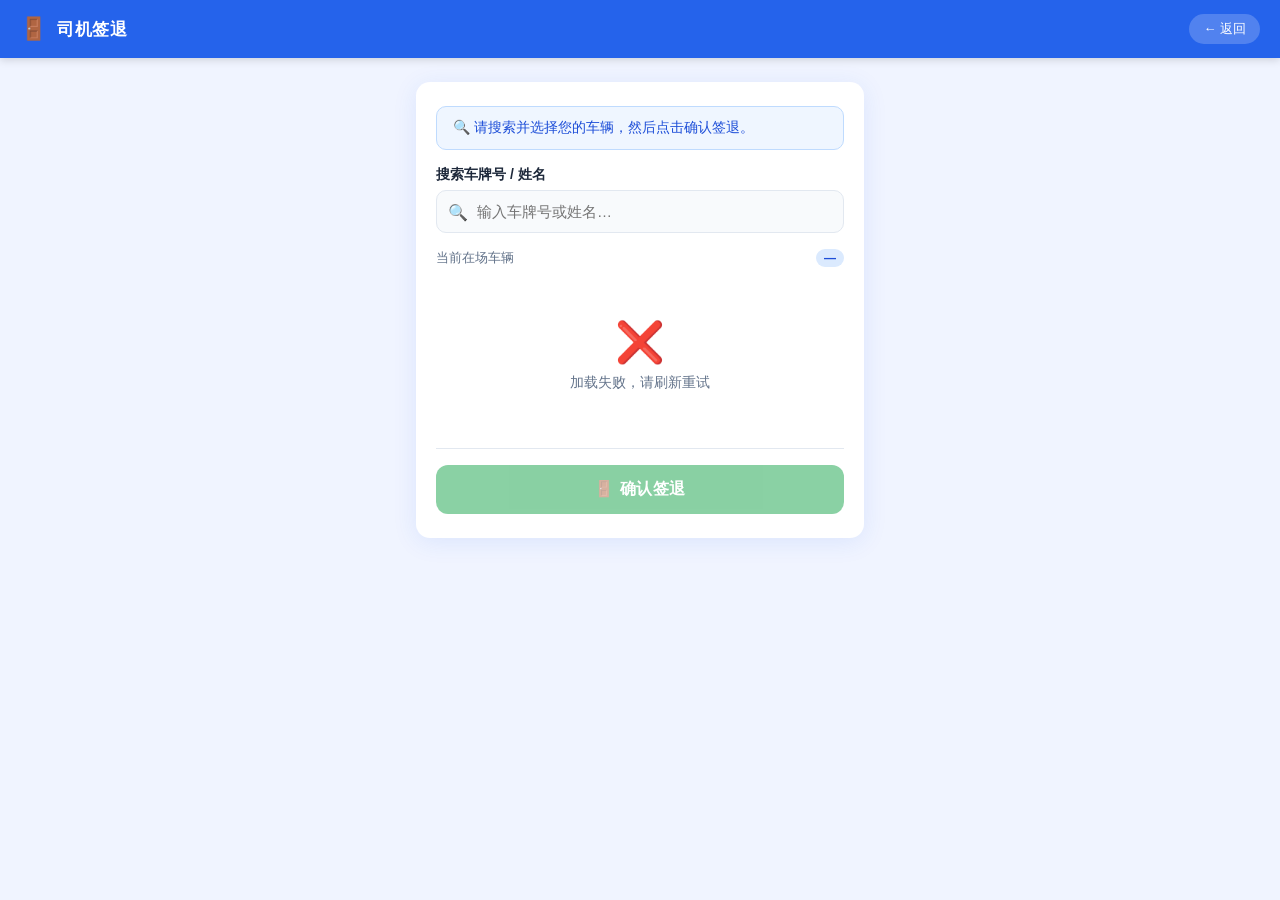
<file: checkout.html>
<!DOCTYPE html>
<html lang="zh-CN">
<head>
  <meta charset="UTF-8">
  <meta name="viewport" content="width=device-width,initial-scale=1.0,maximum-scale=1.0">
  <title>司机签退</title>
  <style>
*,*::before,*::after{box-sizing:border-box;margin:0;padding:0}
:root{
  --primary:#2563eb;--primary-d:#1d4ed8;
  --success:#16a34a;--success-d:#15803d;
  --danger:#dc2626;--warn:#d97706;
  --bg:#f0f4ff;--card:#fff;--text:#1e293b;
  --muted:#64748b;--border:#e2e8f0;
  --radius:14px;--shadow:0 4px 24px rgba(37,99,235,.10);
}
body{font-family:"PingFang SC","Microsoft YaHei",sans-serif;background:var(--bg);color:var(--text);min-height:100vh;display:flex;flex-direction:column;align-items:center}

/* topbar */
.topbar{width:100%;background:var(--primary);color:#fff;padding:14px 20px;display:flex;align-items:center;gap:10px;box-shadow:0 2px 8px rgba(0,0,0,.15)}
.topbar .logo{font-size:22px}
.topbar h1{font-size:17px;font-weight:700;letter-spacing:.5px}
.topbar .back-btn{margin-left:auto;background:rgba(255,255,255,.2);border:none;color:#fff;padding:6px 14px;border-radius:20px;cursor:pointer;font-size:13px}
.topbar .back-btn:hover{background:rgba(255,255,255,.35)}

/* container */
.container{width:100%;max-width:480px;padding:24px 16px 40px;display:flex;flex-direction:column;gap:16px}
.card{background:var(--card);border-radius:var(--radius);box-shadow:var(--shadow);padding:24px 20px}

/* form */
.form-group{display:flex;flex-direction:column;gap:6px;margin-bottom:16px}
.form-group:last-child{margin-bottom:0}
label{font-size:14px;font-weight:600}
label .req{color:var(--danger);margin-left:2px}
input,select{width:100%;padding:12px 14px;border:1.5px solid var(--border);border-radius:10px;font-size:15px;color:var(--text);background:#f8fafc;outline:none;-webkit-appearance:none;transition:border-color .2s,box-shadow .2s}
input:focus,select:focus{border-color:var(--primary);box-shadow:0 0 0 3px rgba(37,99,235,.12);background:#fff}
input.error,select.error{border-color:var(--danger)}
.err-msg{font-size:12px;color:var(--danger);display:none}
.err-msg.show{display:block}

/* buttons */
.btn{display:flex;align-items:center;justify-content:center;gap:8px;width:100%;padding:14px;border:none;border-radius:12px;font-size:16px;font-weight:700;cursor:pointer;transition:transform .1s,opacity .2s;letter-spacing:.5px}
.btn:active{transform:scale(.97)}
.btn-primary{background:var(--primary);color:#fff}
.btn-primary:hover{background:var(--primary-d)}
.btn-success{background:var(--success);color:#fff}
.btn-success:hover{background:var(--success-d)}
.btn-outline{background:transparent;border:2px solid var(--primary);color:var(--primary)}
.btn-outline:hover{background:#eff6ff}
.btn:disabled{opacity:.5;cursor:not-allowed}

/* home big buttons */
.home-btn-wrap{display:flex;flex-direction:column;gap:16px;margin-top:8px}
.home-big-btn{display:flex;align-items:center;gap:18px;padding:22px 20px;border-radius:var(--radius);cursor:pointer;border:none;width:100%;text-align:left;transition:transform .15s,box-shadow .15s;box-shadow:var(--shadow)}
.home-big-btn:active{transform:scale(.97)}
.home-big-btn .icon{width:56px;height:56px;border-radius:14px;display:flex;align-items:center;justify-content:center;font-size:28px;flex-shrink:0;background:rgba(255,255,255,.2)}
.home-big-btn .info h2{font-size:18px;font-weight:700}
.home-big-btn .info p{font-size:13px;margin-top:3px;opacity:.75}
.btn-checkin{background:linear-gradient(135deg,#2563eb,#3b82f6);color:#fff}
.btn-checkout{background:linear-gradient(135deg,#16a34a,#22c55e);color:#fff}
.btn-admin{background:linear-gradient(135deg,#7c3aed,#a78bfa);color:#fff}

/* banner */
.banner{border-radius:10px;padding:12px 16px;font-size:14px;display:flex;align-items:flex-start;gap:8px}
.banner-info{background:#eff6ff;color:#1d4ed8;border:1px solid #bfdbfe}
.banner-success{background:#f0fdf4;color:#15803d;border:1px solid #bbf7d0}
.banner-warn{background:#fffbeb;color:#92400e;border:1px solid #fde68a}

/* plate list */
.search-wrap{position:relative}
.search-wrap input{padding-left:40px}
.search-icon{position:absolute;left:12px;top:50%;transform:translateY(-50%);font-size:16px;color:var(--muted);pointer-events:none}
.plate-list{display:flex;flex-direction:column;gap:10px;margin-top:12px;max-height:340px;overflow-y:auto}
.plate-item{display:flex;align-items:center;justify-content:space-between;padding:14px 16px;border:1.5px solid var(--border);border-radius:12px;cursor:pointer;transition:border-color .2s,background .2s;background:#f8fafc}
.plate-item:hover{border-color:var(--success);background:#f0fdf4}
.plate-item.selected{border-color:var(--success);background:#f0fdf4;box-shadow:0 0 0 3px rgba(22,163,74,.12)}
.plate-item .plate-no{font-size:17px;font-weight:700;letter-spacing:1px}
.plate-item .plate-meta{font-size:12px;color:var(--muted);margin-top:2px}
.plate-item .check-icon{font-size:20px;color:var(--success);display:none}
.plate-item.selected .check-icon{display:block}

/* success */
.success-wrap{display:flex;flex-direction:column;align-items:center;gap:12px;padding:32px 0 16px;text-align:center}
.success-wrap .big-icon{font-size:64px}
.success-wrap h2{font-size:22px;font-weight:700}
.success-wrap p{font-size:14px;color:var(--muted)}
.info-table{width:100%;border-collapse:collapse;margin-top:8px}
.info-table td{padding:9px 12px;font-size:14px;border-bottom:1px solid var(--border)}
.info-table td:first-child{color:var(--muted);width:80px}
.info-table td:last-child{font-weight:600}

/* admin */
.stats-row{display:flex;gap:10px}
.stat-card{flex:1;background:var(--card);border-radius:12px;padding:14px 12px;box-shadow:var(--shadow);text-align:center}
.stat-card .num{font-size:28px;font-weight:800}
.stat-card .lbl{font-size:12px;color:var(--muted);margin-top:2px}
.stat-card.blue .num{color:var(--primary)}
.stat-card.green .num{color:var(--success)}
.stat-card.warn .num{color:var(--warn)}
.record-list{display:flex;flex-direction:column;gap:10px}
.record-card{background:var(--card);border-radius:12px;padding:14px 16px;box-shadow:0 2px 8px rgba(0,0,0,.06);border-left:4px solid var(--border)}
.record-card.in{border-left-color:var(--primary)}
.record-card.out{border-left-color:var(--success)}
.rc-head{display:flex;align-items:center;justify-content:space-between;margin-bottom:6px}
.rc-plate{font-size:16px;font-weight:700}
.rc-badge{font-size:11px;padding:2px 8px;border-radius:20px;font-weight:600}
.badge-in{background:#dbeafe;color:#1d4ed8}
.badge-out{background:#dcfce7;color:#15803d}
.rc-info{font-size:13px;color:var(--muted);display:flex;flex-wrap:wrap;gap:8px}
.rc-time{font-size:12px;color:var(--muted);margin-top:6px}
.tab-bar{display:flex;gap:8px;background:#e2e8f0;border-radius:10px;padding:4px}
.tab-btn{flex:1;padding:8px;border:none;border-radius:8px;font-size:14px;font-weight:600;cursor:pointer;background:transparent;color:var(--muted);transition:background .2s,color .2s}
.tab-btn.active{background:#fff;color:var(--primary);box-shadow:0 1px 4px rgba(0,0,0,.1)}
.filter-row{display:flex;gap:8px;flex-wrap:wrap}
.filter-row input,.filter-row select{flex:1;min-width:120px;font-size:13px;padding:9px 12px}
.action-btn{background:#f8fafc;border:1.5px solid var(--border);color:var(--text);border-radius:8px;padding:8px 14px;font-size:13px;font-weight:600;cursor:pointer;white-space:nowrap}
.action-btn:hover{background:#f1f5f9}
.empty-tip{text-align:center;padding:40px 0;color:var(--muted);font-size:14px}
.empty-icon{font-size:40px;margin-bottom:8px}

/* loading */
.loading-mask{position:fixed;inset:0;background:rgba(255,255,255,.8);display:flex;flex-direction:column;align-items:center;justify-content:center;gap:12px;z-index:999;font-size:15px;color:var(--muted)}
.spinner{width:36px;height:36px;border:3px solid var(--border);border-top-color:var(--primary);border-radius:50%;animation:spin .7s linear infinite}
@keyframes spin{to{transform:rotate(360deg)}}
.hidden{display:none!important}

/* utils */
.mt8{margin-top:8px}.mt16{margin-top:16px}
.text-center{text-align:center}.text-muted{color:var(--muted);font-size:13px}
.divider{height:1px;background:var(--border);margin:16px 0}
.section-title{font-size:14px;font-weight:700;color:var(--muted);margin-bottom:10px;display:flex;align-items:center;justify-content:space-between}

/* anim */
@keyframes fadeIn{from{opacity:0;transform:translateY(12px)}to{opacity:1;transform:translateY(0)}}
.fade-in{animation:fadeIn .3s ease}
@keyframes pop{0%{transform:scale(.5);opacity:0}70%{transform:scale(1.15)}100%{transform:scale(1);opacity:1}}
.pop{animation:pop .4s ease}

</style>
</head>
<body>
<div class="topbar">
  <span class="logo">🚪</span>
  <h1>司机签退</h1>
  <button class="back-btn" onclick="location.href='index.html'">← 返回</button>
</div>

<div class="loading-mask hidden" id="loadingMask">
  <div class="spinner"></div>
  <span id="loadingText">加载中…</span>
</div>

<div class="container fade-in">
  <!-- 搜索 + 列表 -->
  <div class="card" id="searchCard">
    <div class="banner banner-info" style="margin-bottom:16px">
      🔍 请搜索并选择您的车辆，然后点击确认签退。
    </div>

    <div class="form-group">
      <label>搜索车牌号 / 姓名</label>
      <div class="search-wrap">
        <span class="search-icon">🔍</span>
        <input type="text" id="searchInput" placeholder="输入车牌号或姓名…"
               oninput="this.value=this.value.toUpperCase();onSearch()" maxlength="20">
      </div>
    </div>

    <div style="display:flex;align-items:center;justify-content:space-between;margin-bottom:8px">
      <span style="font-size:13px;color:var(--muted)">当前在场车辆</span>
      <span id="countBadge" style="font-size:12px;background:#dbeafe;color:#1d4ed8;padding:2px 8px;border-radius:20px;font-weight:600">—</span>
    </div>
    <div class="plate-list" id="plateList">
      <div class="empty-tip"><div class="empty-icon">⏳</div><div>加载中…</div></div>
    </div>

    <div class="divider"></div>
    <button class="btn btn-success" id="checkoutBtn" onclick="doCheckOut()" disabled>🚪 确认签退</button>
  </div>

  <!-- 成功 -->
  <div class="card hidden" id="successCard">
    <div class="success-wrap">
      <div class="big-icon pop">🎉</div>
      <h2>签退成功！</h2>
      <p>感谢您的配合，一路平安！</p>
    </div>
    <table class="info-table">
      <tr><td>姓名</td><td id="s_name"></td></tr>
      <tr><td>车牌号</td><td id="s_plate"></td></tr>
      <tr><td>所属公司</td><td id="s_company"></td></tr>
      <tr><td>签到时间</td><td id="s_inTime"></td></tr>
      <tr><td>签退时间</td><td id="s_outTime"></td></tr>
      <tr><td>在场时长</td><td id="s_duration"></td></tr>
    </table>
    <div style="margin-top:20px;display:flex;flex-direction:column;gap:10px">
      <button class="btn btn-outline" onclick="resetPage()">继续签退（下一位）</button>
      <button class="btn btn-success" onclick="location.href='index.html'">返回首页</button>
    </div>
  </div>
</div>

<script>
/**
 * api.js — Supabase 数据层
 * 部署前请将 SUPABASE_URL 和 SUPABASE_ANON_KEY 替换为你的实际值
 * 获取方式：Supabase 控制台 → Project Settings → API
 */

// ── 配置区（部署前必填）────────────────────────────────────
const SUPABASE_URL      = 'https://ytizvfczjcjgqavxuoku.supabase.co';
const SUPABASE_ANON_KEY = 'eyJhbGciOiJIUzI1NiIsInR5cCI6IkpXVCJ9.eyJpc3MiOiJzdXBhYmFzZSIsInJlZiI6Inl0aXp2ZmN6amNqZ3Fhdnh1b2t1Iiwicm9sZSI6ImFub24iLCJpYXQiOjE3NzYxMDkwMDksImV4cCI6MjA5MTY4NTAwOX0.4vGHG67fvWYptrE0Xy_HQwHpJLNTbttgi4KRAAcMfPs';
const TABLE             = 'driver_records';
const ADMIN_PASSWORD    = '1234';                    // 管理员密码，可自行修改
// ──────────────────────────────────────────────────────────

/** 通用请求封装 */
async function sbFetch(path, options = {}) {
  const url = `${SUPABASE_URL}/rest/v1/${path}`;
  const res = await fetch(url, {
    ...options,
    headers: {
      'apikey':        SUPABASE_ANON_KEY,
      'Authorization': `Bearer ${SUPABASE_ANON_KEY}`,
      'Content-Type':  'application/json',
      'Prefer':        options.prefer || '',
      ...options.headers,
    },
  });
  if (!res.ok) {
    const err = await res.json().catch(() => ({}));
    throw new Error(err.message || `HTTP ${res.status}`);
  }
  const text = await res.text();
  return text ? JSON.parse(text) : null;
}

/** 格式化时间 */
function fmtTime(iso) {
  if (!iso) return '—';
  const d = new Date(iso);
  const p = n => String(n).padStart(2, '0');
  return `${d.getFullYear()}-${p(d.getMonth()+1)}-${p(d.getDate())} `
       + `${p(d.getHours())}:${p(d.getMinutes())}:${p(d.getSeconds())}`;
}

/** 计算在场时长 */
function duration(inIso, outIso) {
  const end  = outIso ? new Date(outIso) : new Date();
  const mins = Math.floor((end - new Date(inIso)) / 60000);
  if (mins < 60) return `${mins} 分钟`;
  const h = Math.floor(mins / 60), m = mins % 60;
  return m ? `${h} 小时 ${m} 分钟` : `${h} 小时`;
}

/** 公司徽标 */
const COMPANY_COLOR = { '中通':'#f97316','月祥':'#8b5cf6','自有':'#0ea5e9','货拉拉':'#ec4899' };
function companyBadge(company) {
  const c = COMPANY_COLOR[company] || '#64748b';
  return `<span class="rc-badge" style="background:${c}22;color:${c}">${company}</span>`;
}

/** ── API 方法 ─────────────────────────────────────────── */
const API = {

  /** 签到：新增记录 */
  async checkIn({ name, plate, phone, company }) {
    return sbFetch(`${TABLE}?select=*`, {
      method: 'POST',
      prefer: 'return=representation',
      body: JSON.stringify({
        name: name.trim(),
        plate: plate.trim().toUpperCase(),
        phone: phone.trim(),
        company,
      }),
    }).then(rows => rows[0]);
  },

  /** 查询当前在场（未签退）车辆 */
  async onSite() {
    return sbFetch(`${TABLE}?select=*&out_time=is.null&order=in_time.desc`);
  },

  /** 按车牌/姓名模糊搜索在场车辆 */
  async searchOnSite(keyword) {
    const kw = keyword.trim().toUpperCase();
    if (!kw) return this.onSite();
    return sbFetch(
      `${TABLE}?select=*&out_time=is.null&or=(plate.ilike.*${kw}*,name.ilike.*${kw}*)&order=in_time.desc`
    );
  },

  /** 签退：更新 out_time */
  async checkOut(id) {
    return sbFetch(`${TABLE}?id=eq.${id}&select=*`, {
      method: 'PATCH',
      prefer: 'return=representation',
      body: JSON.stringify({ out_time: new Date().toISOString() }),
    }).then(rows => rows[0]);
  },

  /** 管理后台：查询全部记录（支持筛选） */
  async all({ company = '', date = '', tab = 'all' } = {}) {
    let q = `${TABLE}?select=*&order=in_time.desc`;
    if (tab === 'onsite') q += '&out_time=is.null';
    if (tab === 'done')   q += '&out_time=not.is.null';
    if (company) q += `&company=eq.${encodeURIComponent(company)}`;
    if (date)    q += `&in_time=gte.${date}T00:00:00&in_time=lte.${date}T23:59:59`;
    return sbFetch(q);
  },

  /** 统计数据 */
  async stats() {
    const today = new Date().toISOString().slice(0, 10);
    const [all, onsite, todayList] = await Promise.all([
      sbFetch(`${TABLE}?select=id`),
      sbFetch(`${TABLE}?select=id&out_time=is.null`),
      sbFetch(`${TABLE}?select=id&in_time=gte.${today}T00:00:00`),
    ]);
    return {
      total:  all.length,
      onsite: onsite.length,
      today:  todayList.length,
    };
  },
};

</script>
<script>
  let selectedId = null;
  let allOnSite  = [];

  async function loadOnSite() {
    try {
      allOnSite = await API.onSite();
      renderList(allOnSite);
    } catch(e) {
      document.getElementById('plateList').innerHTML =
        `<div class="empty-tip"><div class="empty-icon">❌</div><div>加载失败，请刷新重试</div></div>`;
    }
  }

  function renderList(records) {
    document.getElementById('countBadge').textContent = `${records.length} 辆`;
    const list = document.getElementById('plateList');
    if (!records.length) {
      list.innerHTML = `<div class="empty-tip"><div class="empty-icon">🚗</div><div>暂无在场车辆</div></div>`;
      return;
    }
    list.innerHTML = records.map(r => `
      <div class="plate-item ${r.id === selectedId ? 'selected' : ''}"
           onclick="selectRecord('${r.id}')" data-id="${r.id}">
        <div>
          <div class="plate-no">${r.plate}</div>
          <div class="plate-meta">${r.name} · ${r.company} · 签到 ${fmtTime(r.in_time)}</div>
        </div>
        <span class="check-icon">✅</span>
      </div>`).join('');
  }

  function onSearch() {
    const kw = document.getElementById('searchInput').value.trim().toUpperCase();
    const filtered = kw
      ? allOnSite.filter(r => r.plate.includes(kw) || r.name.toUpperCase().includes(kw))
      : allOnSite;
    renderList(filtered);
    if (selectedId && !filtered.find(r => r.id === selectedId)) {
      selectedId = null;
      document.getElementById('checkoutBtn').disabled = true;
    }
  }

  function selectRecord(id) {
    selectedId = id;
    document.getElementById('checkoutBtn').disabled = false;
    document.querySelectorAll('.plate-item').forEach(el => {
      el.classList.toggle('selected', el.dataset.id === id);
    });
  }

  async function doCheckOut() {
    if (!selectedId) return;
    document.getElementById('loadingMask').classList.remove('hidden');
    document.getElementById('loadingText').textContent = '签退中…';
    document.getElementById('checkoutBtn').disabled = true;
    try {
      const record = await API.checkOut(selectedId);
      document.getElementById('searchCard').classList.add('hidden');
      const sc = document.getElementById('successCard');
      sc.classList.remove('hidden');
      sc.classList.add('fade-in');
      document.getElementById('s_name').textContent     = record.name;
      document.getElementById('s_plate').textContent    = record.plate;
      document.getElementById('s_company').textContent  = record.company;
      document.getElementById('s_inTime').textContent   = fmtTime(record.in_time);
      document.getElementById('s_outTime').textContent  = fmtTime(record.out_time);
      document.getElementById('s_duration').textContent = duration(record.in_time, record.out_time);
    } catch(e) {
      alert('签退失败，请重试：' + e.message);
      document.getElementById('checkoutBtn').disabled = false;
    } finally {
      document.getElementById('loadingMask').classList.add('hidden');
    }
  }

  function resetPage() {
    selectedId = null;
    document.getElementById('searchInput').value = '';
    document.getElementById('checkoutBtn').disabled = true;
    document.getElementById('successCard').classList.add('hidden');
    document.getElementById('searchCard').classList.remove('hidden');
    loadOnSite();
  }

  loadOnSite();
</script>
</body>
</html>
</file>
